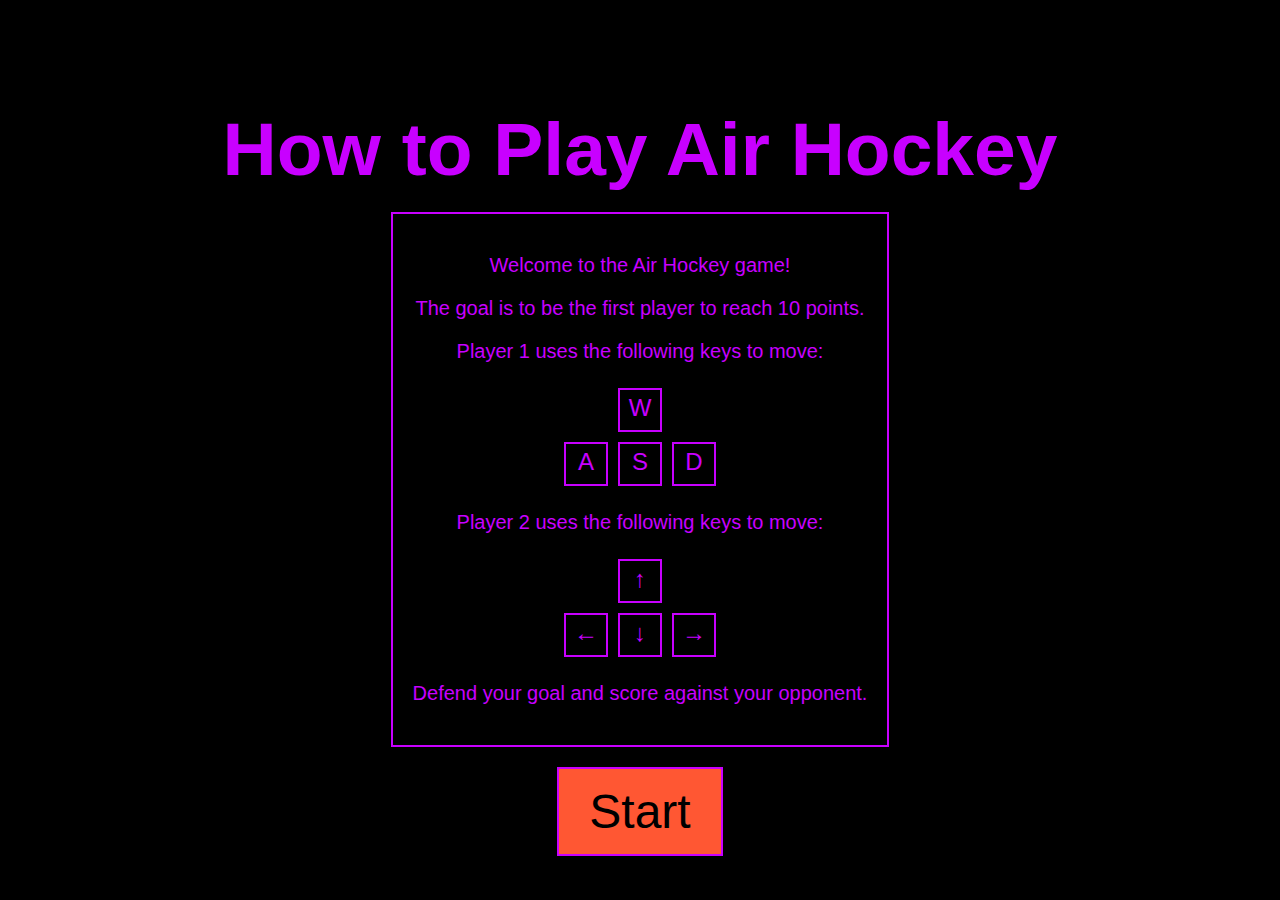
<file: index.html>
<!-- Course: SENG 513 -->
<!-- Date: Nov 14, 2023 -->
<!-- Assignment 3 -->
<!-- Name: Muhammad Mahian -->
<!-- UCID: 30099187 -->

<!DOCTYPE html>
<html>
<head>
    <title>Air Hockey Game</title>
    <link rel="stylesheet" type="text/css" href="css/instruction-page-styles.css">
    <script src="js/instruction-page.js"></script>
</head>
<body>
    <h2>How to Play Air Hockey</h2>
    <div class="instructions-container">
        <p>Welcome to the Air Hockey game!</p>
        <p>The goal is to be the first player to reach 10 points.</p>
        <p>Player 1 uses the following keys to move:</p>
        <div class="keyboard-layout">
            <div class="empty-box"></div>
            <div class="keyboard-box"><span class="keyboard-label">W</span></div>
            <div class="empty-box"></div>
        </div>
        <div class="keyboard-layout">
            <div class="keyboard-box"><span class="keyboard-label">A</span></div>
            <div class="keyboard-box"><span class="keyboard-label">S</span></div>
            <div class="keyboard-box"><span class="keyboard-label">D</span></div>
        </div>
        <p>Player 2 uses the following keys to move:</p>
        <div class="keyboard-layout">
            <div class="empty-box"></div>
            <div class="keyboard-box"><span class="keyboard-label">↑</span></div>
            <div class="empty-box"></div>
        </div>
        <div class="keyboard-layout">
            <div class="keyboard-box"><span class="keyboard-label">←</span></div>
            <div class="keyboard-box"><span class="keyboard-label">↓</span></div>
            <div class="keyboard-box"><span class="keyboard-label">→</span></div>
        </div>
        <p>Defend your goal and score against your opponent.</p>
    </div>
    <button id="start-button">Start</button>
    <script src="js/instruction-page.js"></script>
</body>
</html>
</file>
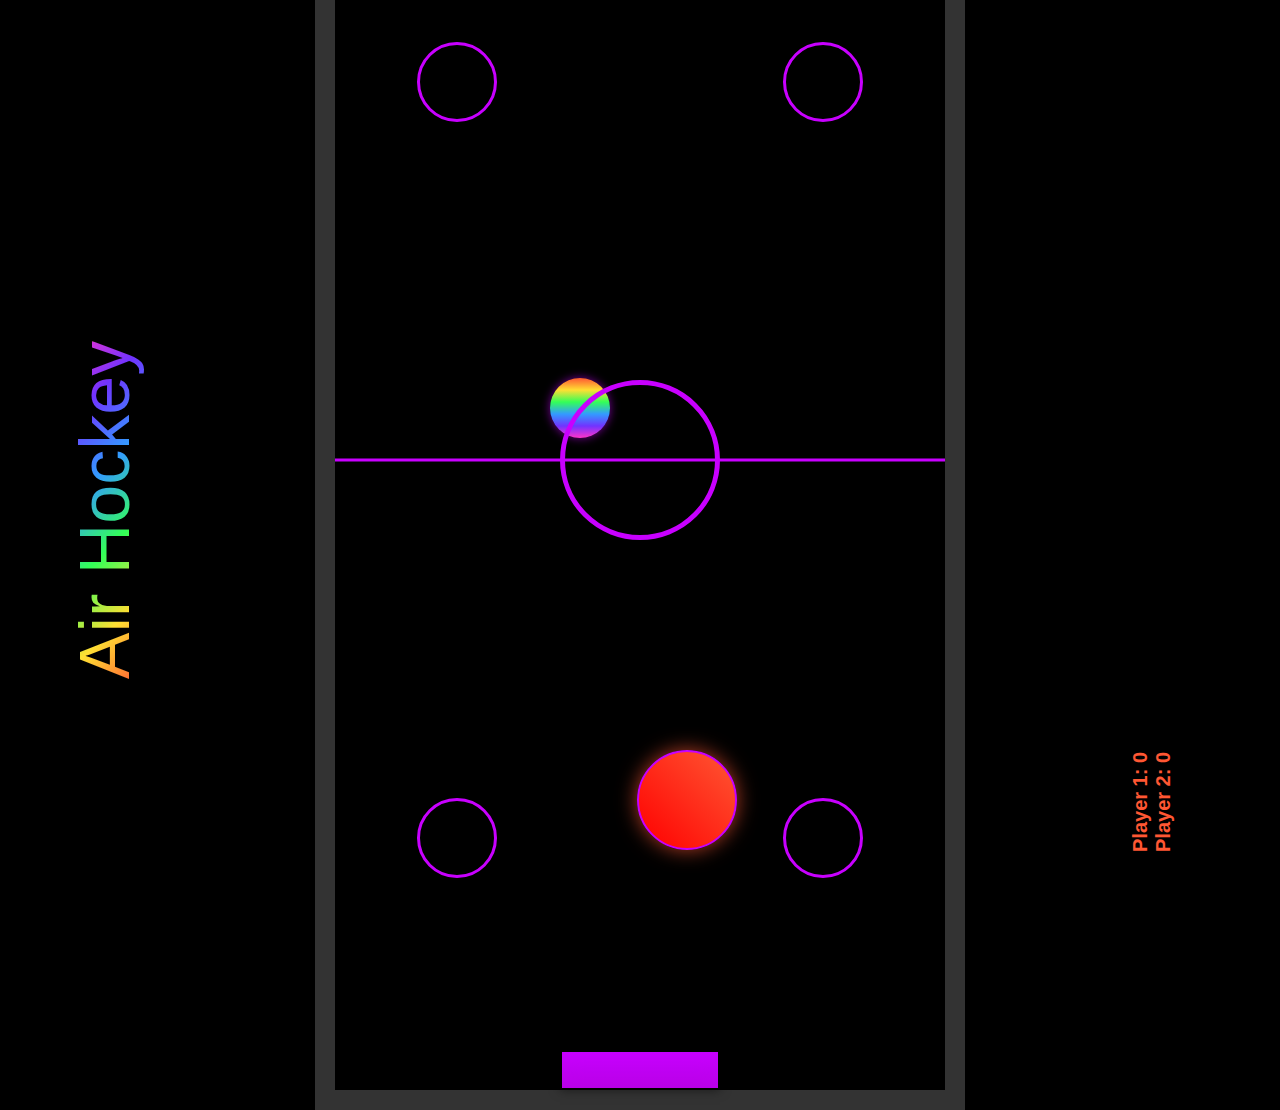
<file: air-hockey-game.html>
<!-- Course: SENG 513 -->
<!-- Date: Nov 14, 2023 -->
<!-- Assignment 3 -->
<!-- Name: Muhammad Mahian -->
<!-- UCID: 30099187 -->

<!DOCTYPE html>
<html>
<head>
    <title>Air Hockey Game</title>
    <link rel="stylesheet" type="text/css" href="css/air-hockey-table-styles.css">
    <script src="js/air-hockey-game.js"></script>
    <script src="js/instruction-page.js"></script>
</head>
<body>
  
    <div class="title">Air Hockey</div>
  
    <div class="air-hockey-table">
        <div class="center-line"></div>
        <div class="goal left"></div>
        <div class="goal right"></div>
        <div class="face-off top-left"></div>
        <div class="face-off top-right"></div>
        <div class="face-off bottom-left"></div>
        <div class="face-off bottom-right"></div>
        <div class="puck" id="puck"></div>
        <div class="mallet player-1-mallet" id="player1"></div>
        <div class="mallet player-2-mallet" id="player2"></div>
        <div class="circle"></div>
    </div>

    <div class="scoreboard" id="scoreboard">
        <span class="score" id="player1Score">Player 1: 0</span>
        <span class="score" id="player2Score">Player 2: 0</span>
    </div>

</body>
</html>
</file>
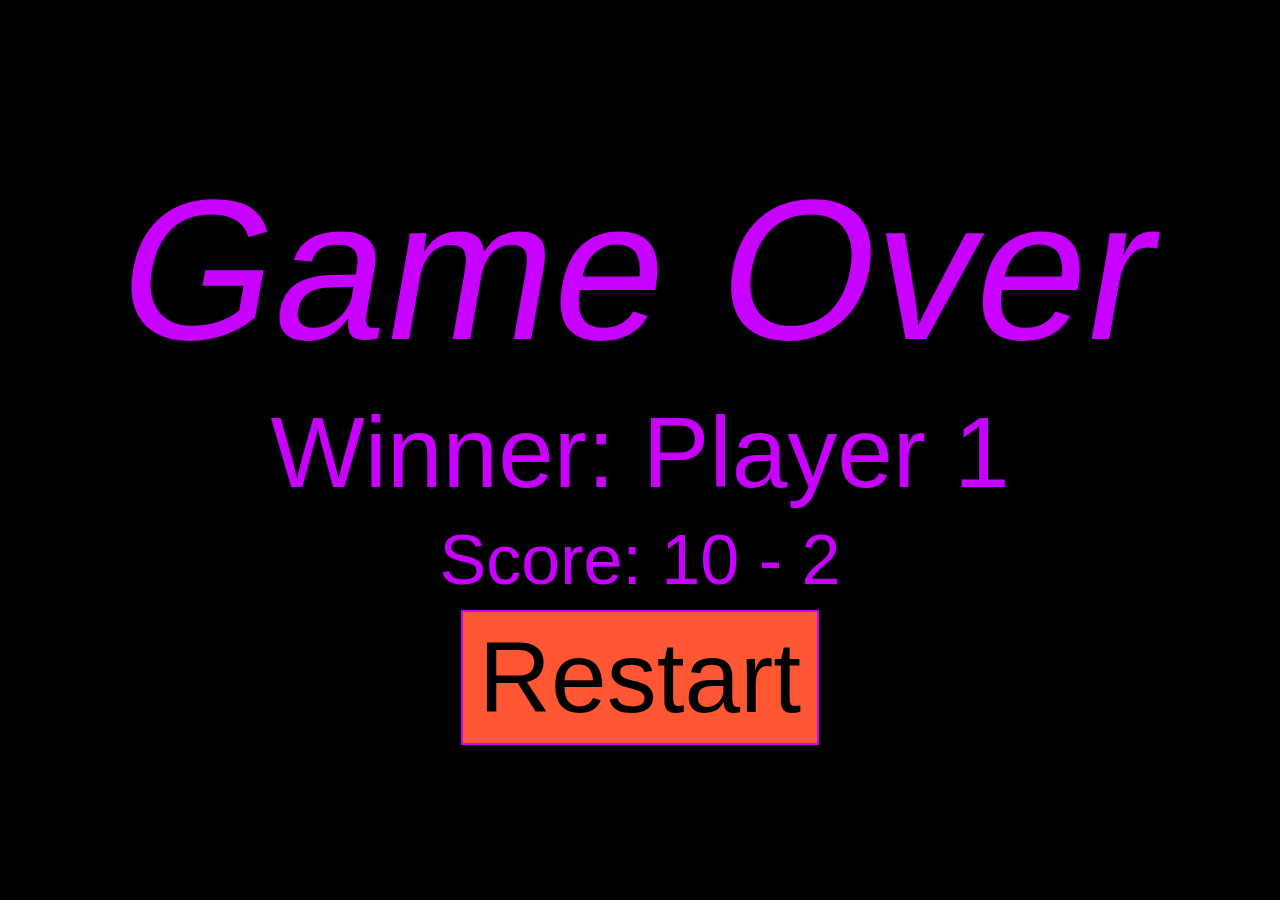
<file: gameOver.html>
<!-- Course: SENG 513 -->
<!-- Date: Nov 14, 2023 -->
<!-- Assignment 3 -->
<!-- Name: Muhammad Mahian -->
<!-- UCID: 30099187 -->

<!DOCTYPE html>
<html>
<head>
    <title>Game Over</title>
    <link rel="stylesheet" type="text/css" href="css/game-over-styles.css">
    <script src="js/game-over.js"></script>
</head>
<body>
    <div class="game-over">Game Over</div>
    <div class="winner">Winner: Player 1</div>
    <div class="score">Score: 10 - 2</div>
    <button id="restart-button">Restart</button>
    <script src="js/game-over.js"></script>

</body>
</html>
</file>
<file: css/instruction-page-styles.css>
/* Course: SENG 513 */
/* Date: Nov 14, 2023 */
/* Assignment 3 */
/* Name: Muhammad Mahian */
/* UCID: 30099187 */

@import url('https://fonts.cdnfonts.com/css/arcade-classic');

body {
    background-color: #000000;
    color: #c800ff; 
    font-family: 'ArcadeClassic', sans-serif;
    display: flex;
    flex-direction: column;
    justify-content: center;
    align-items: center;
    height: 100vh;
    margin: 0;
}

h2 {
    font-size: 75px;
    margin-bottom: 20px;
}

.instructions-container {
    background-color: #000000;
    border: 2px solid #c800ff; 
    padding: 20px;
    text-align: center;
    max-width: 100%;
    font-size: 20px;
}

.keyboard-layout {
    display: flex;
    justify-content: center;
}

.keyboard-box {
    border: 2px solid #c800ff;
    width: 40px;
    height: 40px;
    text-align: center;
    font-size: 24px;
    line-height: 36px;
    margin: 5px;
}

.empty-box {
    width: 40px;
    height: 40px;
    margin: 5px;
}

#start-button {
    background-color: #ff5733;
    color: #000000;
    font-size: 48px;
    padding: 15px 30px;
    border: 2px solid #c800ff;
    cursor: pointer;
    margin-top: 20px;
    font-family: 'ArcadeClassic', sans-serif;
}

#start-button:hover {
    background-color: #c800ff;
    color: #000000;
}
</file>
<file: css/air-hockey-table-styles.css>
/* Course: SENG 513 */
/* Date: Nov 14, 2023 */
/* Assignment 3 */
/* Name: Muhammad Mahian */
/* UCID: 30099187 */

@import url('https://fonts.cdnfonts.com/css/arcade-classic');

* {
    margin: 0;
    padding: 0;
    box-sizing: border-box;
}

body {
    background-color: #000000;
    display: flex;
    justify-content: center;
    align-items: center;
    flex-direction: column;
    height: 100vh;
    margin: 0;
}

.title {
    font-family: 'ArcadeClassic', sans-serif;
    font-size: 70px;
    background: -webkit-linear-gradient(45deg, #ff5733, #ffdf33, #33ff57, #339bff, #7133ff, #ff33ca);
    -webkit-background-clip: text;
    -webkit-text-fill-color: transparent;
    margin-top: 20px;
}

.air-hockey-table {
    margin-top: 20px;
    width: 1000px;
    height: 575px;
    border: 20px solid #333333;
    border-radius: 50px;
    background-color: #000000;
    position: relative;
    box-shadow: 0 0 40px #c800ff; 
}

.neon-glow {
    text-shadow: 0 0 10px #c800ff, 0 0 20px #c800ff, 0 0 30px #c800ff;
}

.center-line {
    width: 5px;
    height: 100%;
    background-color: #c800ff;
    position: absolute;
    left: 50%;
    transform: translateX(-50%);
}

.face-off {
    width: 80px;
    height: 80px;
    border: 5px solid #c800ff;
    position: absolute;
    border-radius: 50%;
}

.face-off.top-left {
    left: 20%;
    top: 20%;
    transform: translate(-50%, -50%);
}

.face-off.top-right {
    right: 20%;
    top: 20%;
    transform: translate(50%, -50%);
}

.face-off.bottom-left {
    left: 20%;
    bottom: 20%;
    transform: translate(-50%, 50%);
}

.face-off.bottom-right {
    right: 20%;
    bottom: 20%;
    transform: translate(50%, 50%);
}

.puck {
    width: 40px;
    height: 40px;
    border-radius: 50%;
    position: absolute;
    left: 50%;
    top: 50%;
    transform: translate(-50%, -50%);
    background: linear-gradient(to right, #ff5733, #ffdf33, #33ff57, #339bff, #7133ff, #ff33ca);
    box-shadow: 0 0 15px rgba(200, 0, 255, 0.6); 
}

.mallet {
    width: 60px;
    height: 60px;
    border-radius: 50%;
    background: linear-gradient(135deg, #ff5733, #ff0000);
    position: absolute;
    transform: translate(-50%, -50%);
    box-shadow: 0 0 20px rgba(255, 87, 51, 0.7);
    border: 2px solid #c800ff;
}

.player-1-mallet {
    left: 10%;
    top: 50%;
    transform: translateY(-50%);
}

.player-2-mallet {
    right: 10%;
    top: 50%;
    transform: translateY(-50%);
}

.circle {
    width: 160px;
    height: 160px;
    border: 5px solid #c800ff;
    position: absolute;
    left: 50%;
    top: 50%;
    transform: translate(-50%, -50%);
    border-radius: 50%;
}

.goal {
    width: 50px;
    height: 200px;
    background: linear-gradient(to right, #c800ff, #b800e6); 
    box-shadow: inset 0 0 20px rgba(200, 0, 255, 0.2), 0 0 10px rgba(0, 0, 0, 0.5);
    border: 2px solid #000000;
    position: absolute;
    top: 50%;
    transform: translateY(-50%);
}

.goal.left {
    left: 0;
}

.goal.right {
    right: 0;
}

.scoreboard {
    display: flex;
    justify-content: space-between;
    width: 80%;
    margin-top: 20px;
    font-family: 'ArcadeClassic', sans-serif;
    color: #ff5733;
}

.score {
    font-size: 50px;
    font-weight: bold;
}

@media (max-width: 1440px) {
    body {
        flex-direction: column;
    }

    .title {
        position: absolute;
        top: 50%; 
        left: -5%; 
        transform: rotate(-90deg);
    }

    .air-hockey-table {
        width: 1300px;
        height: 650px;
        transform: rotate(90deg); 
        border-radius: 0;
        box-shadow: none;
        margin-top: 20px;
    }

    .center-line {
        width: 3px;
        height: 100%;
        left: 50%;
        transform: translateX(-50%);
    }

    .face-off {
        width: 80px;
        height: 80px;
        border: 3px solid #c800ff;
    }

    .face-off.top-left {
        left: 20%;
        top: 20%;
        transform: translate(-50%, -50%);
    }

    .face-off.top-right {
        right: 20%;
        top: 20%;
        transform: translate(50%, -50%);
    }

    .face-off.bottom-left {
        left: 20%;
        bottom: 20%;
        transform: translate(-50%, 50%);
    }

    .face-off.bottom-right {
        right: 20%;
        bottom: 20%;
        transform: translate(50%, 50%);
    }

    .puck {
        width: 60px;
        height: 60px;
        box-shadow: 0 0 10px rgba(200, 0, 255, 0.6);
    }

    .mallet {
        width: 100px;
        height: 100px;
        border: 2px solid #c800ff;
    }

    .goal {
        width: 40px;
        height: 160px;
    }

    .scoreboard {
        flex-direction: column;
        position: absolute;
        top: 33%; 
        left: 50%;
        transform: rotate(-90deg); 
    }

    .score {
        font-size: 20px;
    }
  
    
}
</file>
<file: css/game-over-styles.css>
/* Course: SENG 513 */
/* Date: Nov 14, 2023 */
/* Assignment 3 */
/* Name: Muhammad Mahian */
/* UCID: 30099187 */

@import url('https://fonts.cdnfonts.com/css/arcade-classic');

body {
    background-color: #000000;
    color: #c800ff;
    font-family: 'ArcadeClassic', sans-serif;
    display: flex;
    flex-direction: column;
    justify-content: center;
    align-items: center;
    height: 100vh;
    margin: 0;
}

.game-over {
    font-size: 200px;
    transform: skew(-10deg);
}

.winner {
    font-size: 80px;
    font-weight: bold;
    margin-top: 20px;
}

.score {
    font-size: 50px;
    margin-top: 20px;
}

#restart-button {
    background-color: #ff5733;
    color: #000000;
    font-size: 60px;
    padding: 10px 20px;
    border: 2px solid #c800ff;
    cursor: pointer;
    margin-top: 20px;
    font-family: 'ArcadeClassic', sans-serif;
}

#restart-button:hover {
    background-color: #c800ff;
    color: #000000;
}

@media (max-width: 1440px) {
    .game-over {
        font-size: 200px; 
        transform: skew(-10deg); 
    }

    .winner {
        font-size: 100px; 
        font-weight: normal;
        margin-top: 10px; 
    }

    .score {
        font-size: 70px; 
        margin-top: 10px; 
    }

    #restart-button {
        font-size: 100px; 
        padding: 8px 16px; 
        margin-top: 10px; 
    }
}
</file>
